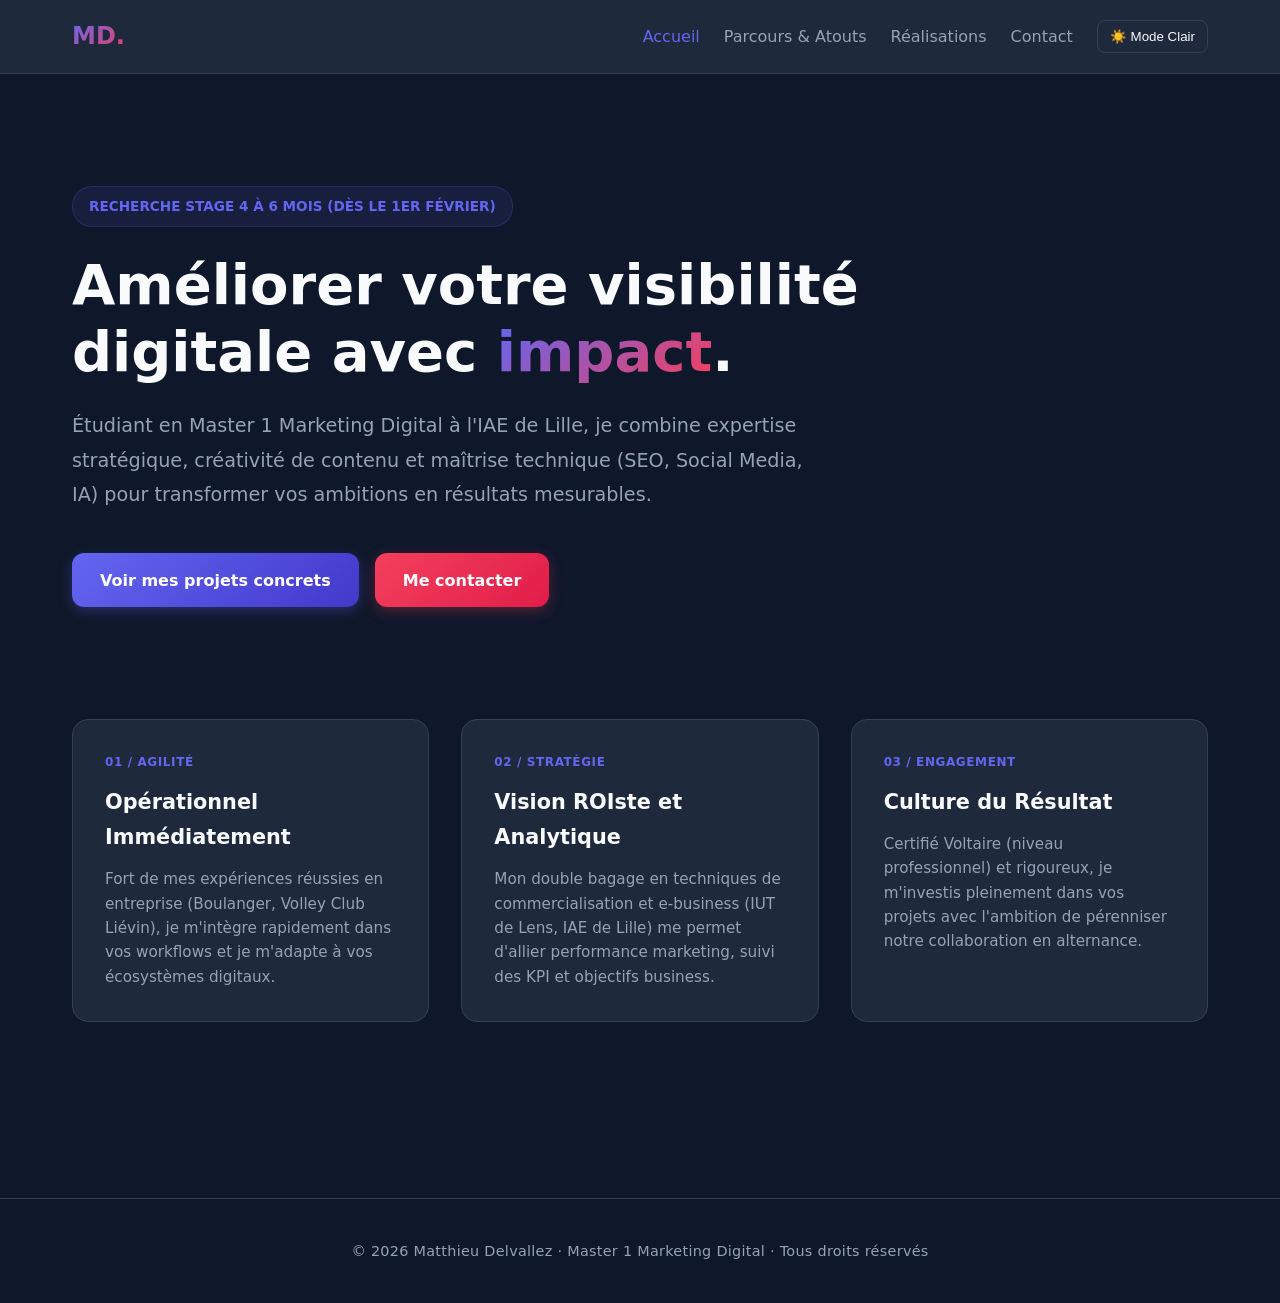
<file: index.html>
<!DOCTYPE html>
<html lang="fr">
<head>
    <meta charset="UTF-8">
    <meta name="viewport" content="width=device-width, initial-scale=1.0">
    <title>Matthieu Delvallez | Portfolio - Marketing Digital</title>
    <link rel="stylesheet" href="style.css">
</head>
<body>

    <header>
        <nav>
            <a href="index.html" class="logo">MD.</a>
            <ul class="nav-links">
                <li><a href="index.html" class="active">Accueil</a></li>
                <li><a href="parcours.html">Parcours & Atouts</a></li>
                <li><a href="realisations.html">Réalisations</a></li>
                <li><a href="contact.html">Contact</a></li>
                <li><button id="themeToggle" class="theme-toggle">☀️ Mode Clair</button></li>
            </ul>
        </nav>
    </header>

    <main class="reveal">
        <!-- HERO SECTION -->
        <section class="hero-section" style="padding: 4rem 0 3rem 0;">
            <div style="margin-bottom: 1.5rem;">
                <span class="project-badge" style="display: inline-flex; align-items: center; gap: 0.5rem; font-size: 0.85rem; padding: 0.5rem 1rem;">
                    Recherche Stage 4 à 6 mois (Dès le 1er février)
                </span>
            </div>

            <h1 style="font-size: 3.5rem; font-weight: 800; line-height: 1.2; margin-bottom: 1.5rem; max-width: 900px;">
                Améliorer votre visibilité digitale avec <span style="background: linear-gradient(135deg, var(--primary), var(--accent)); -webkit-background-clip: text; -webkit-text-fill-color: transparent;">impact</span>.
            </h1>

            <p style="color: var(--text-muted); font-size: 1.2rem; max-width: 750px; margin-bottom: 2.5rem; line-height: 1.8;">
                Étudiant en Master 1 Marketing Digital à l'IAE de Lille, je combine expertise stratégique, créativité de contenu et maîtrise technique (SEO, Social Media, IA) pour transformer vos ambitions en résultats mesurables.
            </p>

            <div style="display: flex; gap: 1rem; flex-wrap: wrap;">
                <a href="realisations.html" class="btn">Voir mes projets concrets</a>
                <a href="contact.html" class="btn btn-accent">Me contacter</a>
            </div>
        </section>

        <!-- 3 CARTES DE VALEUR (Design System Minimaliste & Expert) -->
        <div class="grid" style="margin-top: 4rem; margin-bottom: 3rem;">
            <div class="card" style="display: flex; flex-direction: column; justify-content: space-between; position: relative;">
                <div>
                    <span style="font-size: 0.75rem; font-weight: 700; color: var(--primary); text-transform: uppercase; letter-spacing: 0.05em; display: block; margin-bottom: 0.75rem;">01 / Agilité</span>
                    <h3 style="font-size: 1.3rem; margin-bottom: 0.75rem;">Opérationnel Immédiatement</h3>
                    <p style="color: var(--text-muted); font-size: 0.95rem; line-height: 1.6;">
                        Fort de mes expériences réussies en entreprise (Boulanger, Volley Club Liévin), je m'intègre rapidement dans vos workflows et je m'adapte à vos écosystèmes digitaux.
                    </p>
                </div>
            </div>

            <div class="card" style="display: flex; flex-direction: column; justify-content: space-between; position: relative;">
                <div>
                    <span style="font-size: 0.75rem; font-weight: 700; color: var(--primary); text-transform: uppercase; letter-spacing: 0.05em; display: block; margin-bottom: 0.75rem;">02 / Stratégie</span>
                    <h3 style="font-size: 1.3rem; margin-bottom: 0.75rem;">Vision ROIste et Analytique</h3>
                    <p style="color: var(--text-muted); font-size: 0.95rem; line-height: 1.6;">
                        Mon double bagage en techniques de commercialisation et e-business (IUT de Lens, IAE de Lille) me permet d'allier performance marketing, suivi des KPI et objectifs business.
                    </p>
                </div>
            </div>

            <div class="card" style="display: flex; flex-direction: column; justify-content: space-between; position: relative;">
                <div>
                    <span style="font-size: 0.75rem; font-weight: 700; color: var(--primary); text-transform: uppercase; letter-spacing: 0.05em; display: block; margin-bottom: 0.75rem;">03 / Engagement</span>
                    <h3 style="font-size: 1.3rem; margin-bottom: 0.75rem;">Culture du Résultat</h3>
                    <p style="color: var(--text-muted); font-size: 0.95rem; line-height: 1.6;">
                        Certifié Voltaire (niveau professionnel) et rigoureux, je m'investis pleinement dans vos projets avec l'ambition de pérenniser notre collaboration en alternance.
                    </p>
                </div>
            </div>
        </div>
    </main>

    <footer class="site-footer">
        <p>&copy; 2026 Matthieu Delvallez &middot; Master 1 Marketing Digital &middot; Tous droits réservés</p>
    </footer>

    <script src="script.js"></script>
</body>
</html>
</file>
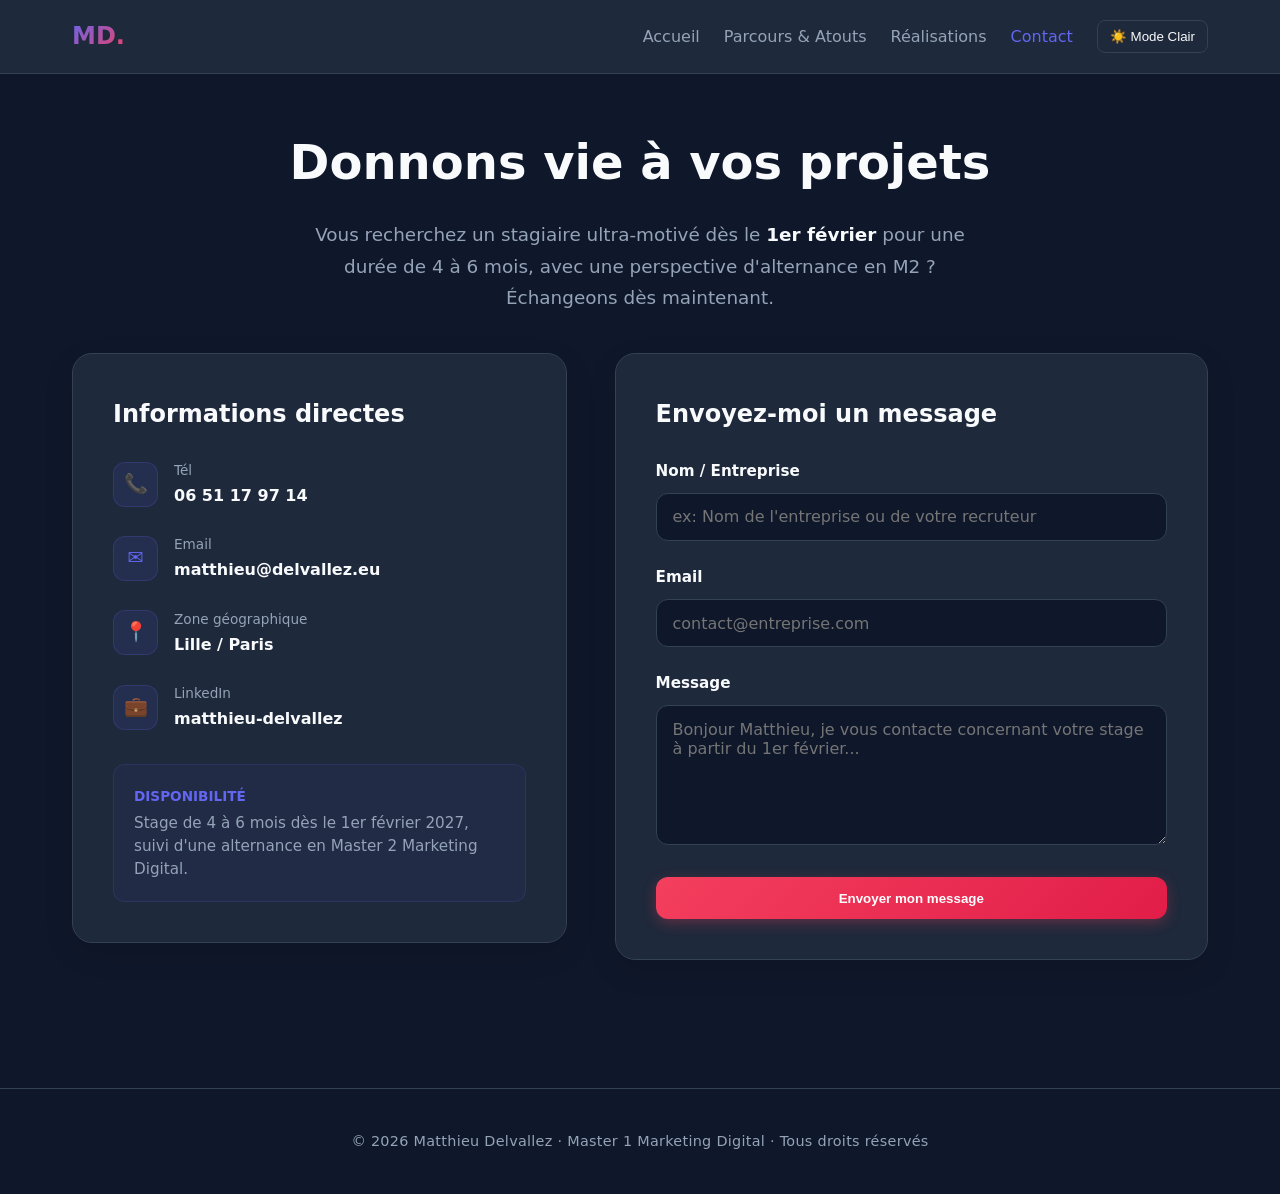
<file: contact.html>
<!DOCTYPE html>
<html lang="fr">
<head>
    <meta charset="UTF-8">
    <meta name="viewport" content="width=device-width, initial-scale=1.0">
    <title>Contact | Matthieu Delvallez</title>
    <link rel="stylesheet" href="style.css">
</head>
<body>

    <header>
        <nav>
            <a href="index.html" class="logo">MD.</a>
            <ul class="nav-links">
                <li><a href="index.html">Accueil</a></li>
                <li><a href="parcours.html">Parcours & Atouts</a></li>
                <li><a href="realisations.html">Réalisations</a></li>
                <li><a href="contact.html" class="active">Contact</a></li>
                <li><button id="themeToggle" class="theme-toggle">☀️ Mode Clair</button></li>
            </ul>
        </nav>
    </header>

    <main class="reveal">
        <section style="text-align: center; margin-bottom: 2.5rem;">
            <h1 style="font-size: 3rem; font-weight: 800; margin-bottom: 1rem;">Donnons vie à vos projets</h1>
            <p style="color: var(--text-muted); font-size: 1.15rem; max-width: 650px; margin: 0 auto;">
                Vous recherchez un stagiaire ultra-motivé dès le <strong style="color: var(--text-color);">1er février</strong> pour une durée de 4 à 6 mois, avec une perspective d'alternance en M2 ? Échangeons dès maintenant.
            </p>
        </section>

        <div class="contact-wrapper">
            <!-- COLONNE GAUCHE : Coordonnées & Badge disponibilité -->
            <div class="contact-info-card">
                <h3 style="font-size: 1.5rem; margin-bottom: 1.5rem;">Informations directes</h3>
                
                <a href="tel:0651179714" class="contact-info-item">
                    <div class="contact-icon">📞</div>
                    <div>
                        <div style="font-size: 0.85rem; color: var(--text-muted);">Tél</div>
                        <div style="font-weight: 600;">06 51 17 97 14</div>
                    </div>
                </a>

                <a href="mailto:matthieu@delvallez.eu" class="contact-info-item">
                    <div class="contact-icon">✉️</div>
                    <div>
                        <div style="font-size: 0.85rem; color: var(--text-muted);">Email</div>
                        <div style="font-weight: 600;">matthieu@delvallez.eu</div>
                    </div>
                </a>

                <div class="contact-info-item" style="cursor: default;">
                    <div class="contact-icon">📍</div>
                    <div>
                        <div style="font-size: 0.85rem; color: var(--text-muted);">Zone géographique</div>
                        <div style="font-weight: 600;">Lille / Paris</div>
                    </div>
                </div>

                <a href="https://linkedin.com/in/matthieu-delvallez" target="_blank" class="contact-info-item">
                    <div class="contact-icon">💼</div>
                    <div>
                        <div style="font-size: 0.85rem; color: var(--text-muted);">LinkedIn</div>
                        <div style="font-weight: 600;">matthieu-delvallez</div>
                    </div>
                </a>

                <div style="margin-top: 2rem; padding: 1.25rem; background: rgba(99, 102, 241, 0.05); border: 1px solid rgba(99, 102, 241, 0.15); border-radius: 12px;">
                    <div style="font-size: 0.85rem; font-weight: 700; color: var(--primary); text-transform: uppercase; margin-bottom: 0.25rem;">Disponibilité</div>
                    <p style="font-size: 0.95rem; color: var(--text-muted); line-height: 1.5;">Stage de 4 à 6 mois dès le 1er février 2027, suivi d'une alternance en Master 2 Marketing Digital.</p>
                </div>
            </div>

            <!-- COLONNE DROITE : Formulaire de contact Web3Forms -->
            <!-- COLONNE DROITE : Formulaire de contact Web3Forms -->
            <div class="contact-form-card">
                <h3 style="font-size: 1.5rem; margin-bottom: 1.5rem;">Envoyez-moi un message</h3>
                
                <form action="https://api.web3forms.com/submit" method="POST" id="form">
                    <!-- Clé d'accès Web3Forms -->
                    <input type="hidden" name="access_key" value="a11c37b1-d24e-4c2c-b519-0713a681aece">
                    <input type="hidden" name="subject" value="Nouveau message depuis votre Portfolio !">
                    
                    <!-- Redirection optionnelle vers une ancre de votre page de contact pour afficher une confirmation -->
                    <!-- (Ou vous pouvez laisser Web3Forms gérer sans quitter le site en utilisant l'option AJAX ci-dessous) -->
                    <input type="hidden" name="redirect" value="https://web3forms.com/success">

                    <div class="form-group">
                        <label for="name">Nom / Entreprise</label>
                        <input type="text" id="name" name="name" class="form-control" placeholder="ex: Nom de l'entreprise ou de votre recruteur" required>
                    </div>

                    <div class="form-group">
                        <label for="email">Email</label>
                        <input type="email" id="email" name="email" class="form-control" placeholder="contact@entreprise.com" required>
                    </div>

                    <div class="form-group">
                        <label for="message">Message</label>
                        <textarea id="message" name="message" class="form-control" placeholder="Bonjour Matthieu, je vous contacte concernant votre stage à partir du 1er février..." required></textarea>
                    </div>

                    <button type="submit" class="btn btn-accent" style="width: 100%;">
                        Envoyer mon message
                    </button>
                </form>
            </div>
        </div>
    </main>

    <footer class="site-footer">
        <p>&copy; 2026 Matthieu Delvallez &middot; Master 1 Marketing Digital &middot; Tous droits réservés</p>
    </footer>

    <script src="script.js"></script>
</body>
</html>
</file>
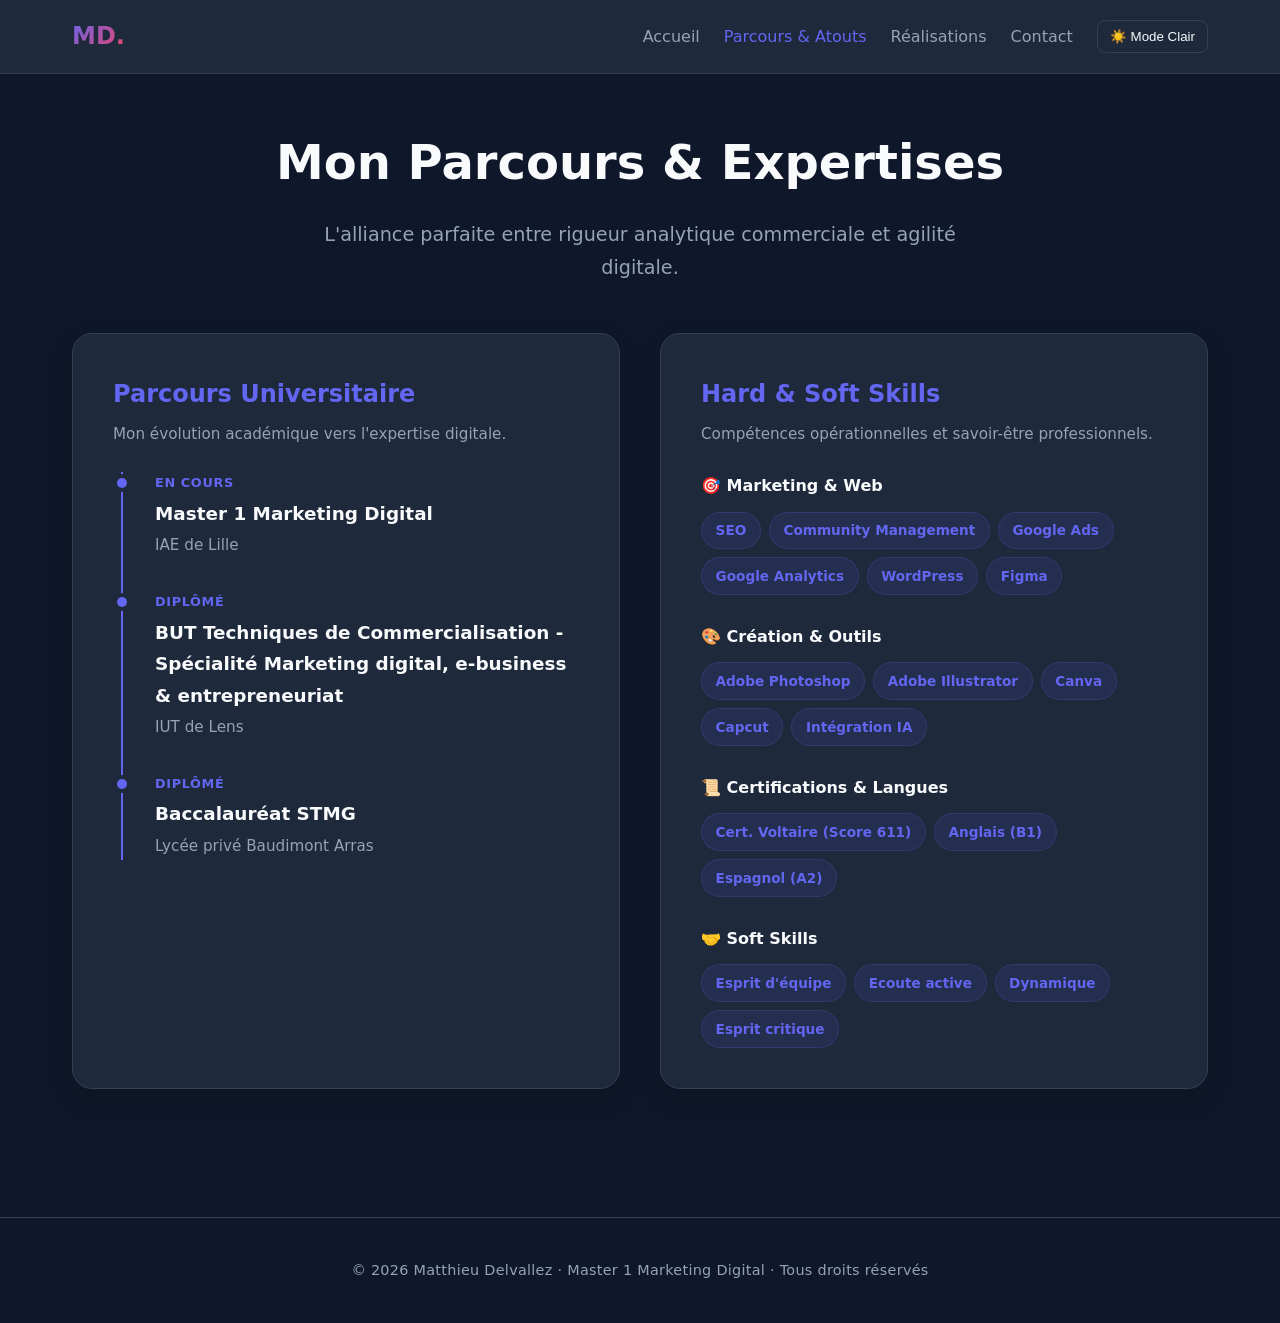
<file: parcours.html>
<!DOCTYPE html>
<html lang="fr">
<head>
    <meta charset="UTF-8">
    <meta name="viewport" content="width=device-width, initial-scale=1.0">
    <title>Parcours & Atouts | Matthieu Delvallez</title>
    <link rel="stylesheet" href="style.css">
</head>
<body>

    <header>
        <nav>
            <a href="index.html" class="logo">MD.</a>
            <ul class="nav-links">
                <li><a href="index.html">Accueil</a></li>
                <li><a href="parcours.html" class="active">Parcours & Atouts</a></li>
                <li><a href="realisations.html">Réalisations</a></li>
                <li><a href="contact.html">Contact</a></li>
                <li><button id="themeToggle" class="theme-toggle">☀️ Mode Clair</button></li>
            </ul>
        </nav>
    </header>

    <main class="reveal">
        <section style="text-align: center; margin-bottom: 3rem;">
            <h1 style="font-size: 3rem; font-weight: 800; margin-bottom: 1rem;">Mon Parcours & Expertises</h1>
            <p style="color: var(--text-muted); font-size: 1.2rem; max-width: 700px; margin: 0 auto;">
                L'alliance parfaite entre rigueur analytique commerciale et agilité digitale.
            </p>
        </section>

        <div class="parcours-grid">
            <!-- COLONNE GAUCHE : Parcours Universitaire en Timeline -->
            <div class="parcours-card">
                <h2 style="font-size: 1.5rem; color: var(--primary); margin-bottom: 0.5rem;">Parcours Universitaire</h2>
                <p style="color: var(--text-muted); font-size: 0.95rem; margin-bottom: 1.5rem;">Mon évolution académique vers l'expertise digitale.</p>

                <div class="timeline">
                    <div class="timeline-item">
                        <div class="timeline-date">En cours</div>
                        <div class="timeline-title">Master 1 Marketing Digital</div>
                        <div class="timeline-desc">IAE de Lille</div>
                    </div>

                    <div class="timeline-item">
                        <div class="timeline-date">Diplômé</div>
                        <div class="timeline-title">BUT Techniques de Commercialisation - Spécialité Marketing digital, e-business & entrepreneuriat</div>
                        <div class="timeline-desc">IUT de Lens</div>
                    </div>

                    <div class="timeline-item">
                        <div class="timeline-date">Diplômé</div>
                        <div class="timeline-title">Baccalauréat STMG</div>
                        <div class="timeline-desc">Lycée privé Baudimont Arras</div>
                    </div>
                </div>
            </div>

            <!-- COLONNE DROITE : Hard & Soft Skills en Badges -->
            <div class="parcours-card">
                <h2 style="font-size: 1.5rem; color: var(--primary); margin-bottom: 0.5rem;">Hard & Soft Skills</h2>
                <p style="color: var(--text-muted); font-size: 0.95rem; margin-bottom: 1.5rem;">Compétences opérationnelles et savoir-être professionnels.</p>

                <div class="skills-category">
                    <div class="skills-category-title">🎯 Marketing & Web</div>
                    <div class="skills-badges">
                        <span class="skill-badge">SEO</span>
                        <span class="skill-badge">Community Management</span>
                        <span class="skill-badge">Google Ads</span>
                        <span class="skill-badge">Google Analytics</span>
                        <span class="skill-badge">WordPress</span>
                        <span class="skill-badge">Figma</span>
                    </div>
                </div>

                <div class="skills-category" style="margin-top: 1.5rem;">
                    <div class="skills-category-title">🎨 Création & Outils</div>
                    <div class="skills-badges">
                        <span class="skill-badge">Adobe Photoshop</span>
                        <span class="skill-badge">Adobe Illustrator</span>
                        <span class="skill-badge">Canva</span>
                        <span class="skill-badge">Capcut</span>
                        <span class="skill-badge">Intégration IA</span>
                    </div>
                </div>

                <div class="skills-category" style="margin-top: 1.5rem;">
                    <div class="skills-category-title">📜 Certifications & Langues</div>
                    <div class="skills-badges">
                        <span class="skill-badge">Cert. Voltaire (Score 611)</span>
                        <span class="skill-badge">Anglais (B1)</span>
                        <span class="skill-badge">Espagnol (A2)</span>
                    </div>
                </div>

                <div class="skills-category" style="margin-top: 1.5rem;">
                    <div class="skills-category-title">🤝 Soft Skills</div>
                    <div class="skills-badges">
                        <span class="skill-badge">Esprit d'équipe</span>
                        <span class="skill-badge">Ecoute active</span>
                        <span class="skill-badge">Dynamique</span>
                        <span class="skill-badge">Esprit critique</span>
                    </div>
                </div>
            </div>
        </div>
    </main>

    <footer class="site-footer">
        <p>&copy; 2026 Matthieu Delvallez &middot; Master 1 Marketing Digital &middot; Tous droits réservés</p>
    </footer>

    <script src="script.js"></script>
</body>
</html>
</file>
<file: style.css>
/* --- Variables & Thème --- */
:root {
    --bg-color: #0f172a;
    --card-bg: #1e293b;
    --text-color: #f8fafc;
    --text-muted: #94a3b8;
    --primary: #6366f1;
    --primary-hover: #4f46e5;
    --accent: #f43f5e;
    --border: #334155;
    --transition: all 0.3s cubic-bezier(0.4, 0, 0.2, 1);
}

body.light-theme {
    --bg-color: #f8fafc;
    --card-bg: #ffffff;
    --text-color: #0f172a;
    --text-muted: #64748b;
    --primary: #4f46e5;
    --primary-hover: #4338ca;
    --border: #e2e8f0;
}

/* --- Reset & Base --- */
* {
    box-sizing: border-box;
    margin: 0;
    padding: 0;
}

body {
    font-family: 'Inter', system-ui, -apple-system, sans-serif;
    background-color: var(--bg-color);
    color: var(--text-color);
    line-height: 1.7;
    transition: var(--transition);
    display: flex;
    flex-direction: column;
    min-height: 100vh;
}

/* --- Header & Navigation --- */
header {
    background-color: var(--card-bg);
    border-bottom: 1px solid var(--border);
    position: sticky;
    top: 0;
    z-index: 1000;
    backdrop-filter: blur(10px);
}

nav {
    max-width: 1200px;
    margin: 0 auto;
    display: flex;
    justify-content: space-between;
    align-items: center;
    padding: 1rem 2rem;
}

.logo {
    font-weight: 800;
    font-size: 1.5rem;
    background: linear-gradient(135deg, var(--primary), var(--accent));
    -webkit-background-clip: text;
    -webkit-text-fill-color: transparent;
    text-decoration: none;
}

.nav-links {
    display: flex;
    list-style: none;
    gap: 1.5rem;
    align-items: center;
}

nav a {
    text-decoration: none;
    color: var(--text-muted);
    font-weight: 500;
    transition: var(--transition);
}

nav a:hover, nav a.active {
    color: var(--primary);
}

.theme-toggle {
    background: none;
    border: 1px solid var(--border);
    color: var(--text-color);
    padding: 0.5rem 0.75rem;
    border-radius: 8px;
    cursor: pointer;
    transition: var(--transition);
}
.theme-toggle:hover {
    border-color: var(--primary);
}

/* --- Layout Général --- */
main {
    flex: 1;
    max-width: 1200px;
    width: 100%;
    margin: 0 auto;
    padding: 3rem 2rem;
}

/* --- Boutons --- */
.btn {
    display: inline-flex;
    align-items: center;
    justify-content: center;
    background: linear-gradient(135deg, var(--primary), #4338ca);
    color: white;
    padding: 0.85rem 1.75rem;
    border-radius: 12px;
    text-decoration: none;
    font-weight: 600;
    transition: var(--transition);
    border: none;
    cursor: pointer;
    box-shadow: 0 4px 14px rgba(99, 102, 241, 0.3);
}

.btn:hover {
    transform: translateY(-2px);
    box-shadow: 0 6px 20px rgba(99, 102, 241, 0.4);
}

.btn-accent {
    background: linear-gradient(135deg, var(--accent), #e11d48);
    box-shadow: 0 4px 14px rgba(244, 63, 94, 0.3);
}

/* --- Grilles & Cartes --- */
.grid {
    display: grid;
    grid-template-columns: repeat(auto-fit, minmax(320px, 1fr));
    gap: 2rem;
    margin-top: 2rem;
}

.card {
    background-color: var(--card-bg);
    border: 1px solid var(--border);
    padding: 2rem;
    border-radius: 16px;
    transition: var(--transition);
    position: relative;
    overflow: hidden;
}

.card:hover {
    transform: translateY(-5px);
    border-color: var(--primary);
    box-shadow: 0 10px 30px rgba(0, 0, 0, 0.1);
}

/* --- Filtres Réalisations --- */
.filters {
    display: flex;
    gap: 1rem;
    margin-bottom: 2rem;
    flex-wrap: wrap;
}

.filter-btn {
    background: var(--card-bg);
    border: 1px solid var(--border);
    color: var(--text-muted);
    padding: 0.5rem 1.25rem;
    border-radius: 20px;
    cursor: pointer;
    font-weight: 500;
    transition: var(--transition);
}

.filter-btn.active, .filter-btn:hover {
    background: var(--primary);
    color: white;
    border-color: var(--primary);
}

/* --- Styles spécifiques aux sections de détails --- */
.project-detail-section {
    background-color: var(--card-bg);
    border: 1px solid var(--border);
    border-radius: 20px;
    padding: 2.5rem;
    margin-bottom: 3rem;
    transition: var(--transition);
}
.project-detail-section:hover {
    border-color: var(--primary);
    box-shadow: 0 10px 30px rgba(0, 0, 0, 0.15);
}
.project-header {
    display: flex;
    justify-content: space-between;
    align-items: flex-start;
    flex-wrap: wrap;
    gap: 1rem;
    margin-bottom: 1.5rem;
}
.project-badge {
    font-size: 0.8rem;
    font-weight: 700;
    text-transform: uppercase;
    padding: 0.4rem 0.8rem;
    border-radius: 20px;
    background: rgba(99, 102, 241, 0.1);
    color: var(--primary);
    border: 1px solid rgba(99, 102, 241, 0.2);
}
.project-description {
    color: var(--text-muted);
    font-size: 1.05rem;
    margin-bottom: 2rem;
    line-height: 1.8;
}

/* --- GRILLES DE VISUELS (2 colonnes & 3 colonnes) --- */
.visual-grid-2 {
    display: grid;
    grid-template-columns: repeat(2, 1fr);
    gap: 1.5rem;
    align-items: center;
    margin-bottom: 1.5rem;
}

.visual-grid-2 .visual-box {
    height: 280px;
    background-color: var(--bg-color);
    border: 1px solid var(--border);
    border-radius: 12px;
    display: flex;
    align-items: center;
    justify-content: center;
    overflow: hidden;
    position: relative;
    padding: 1rem;
}

.visual-grid-2 .visual-box img {
    max-width: 100%;
    max-height: 100%;
    object-fit: contain;
    border-radius: 8px;
    box-shadow: 0 4px 12px rgba(0, 0, 0, 0.2);
    transition: var(--transition);
}

.visual-grid-2 .visual-box:hover img {
    transform: scale(1.02);
}

.visual-grid-3 {
    display: grid;
    grid-template-columns: repeat(3, 1fr);
    gap: 1.25rem;
    margin-bottom: 1.5rem;
}

.visual-box {
    width: 100%;
    height: 220px;
    background-color: var(--bg-color);
    border: 1px solid var(--border);
    border-radius: 12px;
    display: flex;
    align-items: center;
    justify-content: center;
    overflow: hidden;
    position: relative;
    padding: 0.5rem;
}

.visual-box img {
    max-width: 100%;
    max-height: 100%;
    object-fit: contain;
    border-radius: 8px;
    transition: var(--transition);
}

.visual-box:hover img {
    transform: scale(1.03);
}

/* --- Fenêtre Modale Livre Interactif --- */
.video-modal {
    display: none;
    position: fixed;
    z-index: 2000;
    left: 0;
    top: 0;
    width: 100%;
    height: 100%;
    background-color: rgba(15, 23, 42, 0.85);
    backdrop-filter: blur(10px);
    align-items: center;
    justify-content: center;
    opacity: 0;
    transition: opacity 0.3s ease;
}

.video-modal.active {
    display: flex;
    opacity: 1;
}

.modal-content {
    background: var(--card-bg);
    border: 1px solid var(--border);
    padding: 1.5rem;
    border-radius: 20px;
    max-width: 1000px;
    width: 95vw;
    height: 92vh;
    position: relative;
    box-shadow: 0 25px 50px rgba(0, 0, 0, 0.5);
    display: flex;
    flex-direction: column;
    align-items: center;
    justify-content: space-between;
    overflow: hidden;
}

.book-container {
    position: relative;
    width: 100%;
    height: calc(100% - 4rem);
    display: flex;
    align-items: center;
    justify-content: center;
}

.book-page, 
.boulanger-page, 
.soutenance-page {
    display: none;
    width: 100%;
    height: 100%;
    justify-content: center;
    align-items: center;
    background-color: rgba(255, 255, 255, 0.03);
    border-radius: 12px;
    padding: 1rem;
    animation: fadeIn 0.4s ease-in-out;
}

.book-page.active, 
.boulanger-page.active, 
.soutenance-page.active {
    display: flex;
}

.book-page img, 
.boulanger-page img, 
.soutenance-page img {
    max-width: 100%;
    max-height: 100%;
    object-fit: contain;
    border-radius: 6px;
    box-shadow: 0 10px 30px rgba(0, 0, 0, 0.5);
    background-color: #ffffff;
}

@keyframes fadeIn {
    from { opacity: 0; transform: scale(0.98); }
    to { opacity: 1; transform: scale(1); }
}

.book-nav {
    display: flex;
    gap: 1.5rem;
    align-items: center;
    margin-top: 0.75rem;
}

.book-btn {
    background: var(--primary);
    color: white;
    border: none;
    padding: 0.5rem 1.25rem;
    border-radius: 30px;
    cursor: pointer;
    font-weight: 600;
    transition: var(--transition);
}

.book-btn:hover {
    background: var(--primary-hover);
    transform: translateY(-2px);
}

.page-indicator {
    font-size: 0.95rem;
    color: var(--text-muted);
    font-weight: 600;
}

.close-modal {
    position: absolute;
    top: 1rem;
    right: 1.25rem;
    background: none;
    border: none;
    color: var(--text-color);
    font-size: 1.8rem;
    cursor: pointer;
    z-index: 10;
    transition: var(--transition);
}

.close-modal:hover {
    color: var(--accent);
}

/* --- Animation Scroll Reveal --- */
.reveal {
    opacity: 0;
    transform: translateY(30px);
    transition: all 0.8s ease-out;
}
.reveal.active {
    opacity: 1;
    transform: translateY(0);
}

/* --- Style de la page Contact modernisée --- */
.contact-wrapper {
    display: grid;
    grid-template-columns: 1fr 1.2fr;
    gap: 3rem;
    align-items: start;
    margin-top: 2rem;
}

@media (max-width: 900px) {
    .contact-wrapper {
        grid-template-columns: 1fr;
    }
}

.contact-info-card, .contact-form-card {
    background: var(--card-bg);
    border: 1px solid var(--border);
    border-radius: 20px;
    padding: 2.5rem;
    box-shadow: 0 10px 30px rgba(0, 0, 0, 0.1);
}

.contact-info-item {
    display: flex;
    align-items: center;
    gap: 1rem;
    margin-bottom: 1.5rem;
    text-decoration: none;
    color: var(--text-color);
    transition: var(--transition);
}

.contact-info-item:hover {
    color: var(--primary);
    transform: translateX(5px);
}

.contact-icon {
    width: 45px;
    height: 45px;
    background: rgba(99, 102, 241, 0.1);
    border: 1px solid rgba(99, 102, 241, 0.2);
    border-radius: 12px;
    display: flex;
    align-items: center;
    justify-content: center;
    font-size: 1.2rem;
    color: var(--primary);
    flex-shrink: 0;
}

.form-group {
    margin-bottom: 1.5rem;
}

.form-group label {
    display: block;
    font-weight: 600;
    margin-bottom: 0.5rem;
    font-size: 0.95rem;
}

.form-control {
    width: 100%;
    background-color: var(--bg-color);
    border: 1px solid var(--border);
    color: var(--text-color);
    padding: 0.85rem 1rem;
    border-radius: 12px;
    font-family: inherit;
    font-size: 1rem;
    transition: var(--transition);
}

.form-control:focus {
    outline: none;
    border-color: var(--primary);
    box-shadow: 0 0 0 3px rgba(99, 102, 241, 0.15);
}

textarea.form-control {
    resize: vertical;
    min-height: 140px;
}

/* --- Style de la page Parcours --- */
.parcours-grid {
    display: grid;
    grid-template-columns: 1fr 1fr;
    gap: 2.5rem;
    align-items: start;
    margin-top: 2rem;
}

@media (max-width: 950px) {
    .parcours-grid {
        grid-template-columns: 1fr;
    }
}

.parcours-card {
    background: var(--card-bg);
    border: 1px solid var(--border);
    border-radius: 20px;
    padding: 2.5rem;
    box-shadow: 0 10px 30px rgba(0, 0, 0, 0.1);
    height: 100%;
}

/* Timeline pour le parcours */
.timeline {
    position: relative;
    padding-left: 2rem;
    border-left: 2px solid var(--primary);
    margin-top: 1.5rem;
    margin-left: 0.5rem;
    display: flex;
    flex-direction: column;
    gap: 2rem;
}

.timeline-item {
    position: relative;
}

.timeline-item::before {
    content: '';
    position: absolute;
    left: calc(-2rem - 6px);
    top: 6px;
    width: 10px;
    height: 10px;
    border-radius: 50%;
    background: var(--primary);
    box-shadow: 0 0 0 4px var(--card-bg);
}

.timeline-date {
    font-size: 0.8rem;
    font-weight: 700;
    color: var(--primary);
    text-transform: uppercase;
    letter-spacing: 0.05em;
    margin-bottom: 0.25rem;
}

.timeline-title {
    font-size: 1.15rem;
    font-weight: 700;
    color: var(--text-color);
}

.timeline-desc {
    font-size: 0.95rem;
    color: var(--text-muted);
    margin-top: 0.25rem;
}

/* Badges de compétences (Tags) */
.skills-category {
    margin-bottom: 1.75rem;
}

.skills-category:last-child {
    margin-bottom: 0;
}

.skills-category-title {
    font-size: 1rem;
    font-weight: 700;
    color: var(--text-color);
    margin-bottom: 0.75rem;
    display: flex;
    align-items: center;
    gap: 0.5rem;
}

.skills-badges {
    display: flex;
    flex-wrap: wrap;
    gap: 0.5rem;
}

.skill-badge {
    background: rgba(99, 102, 241, 0.1);
    color: var(--primary);
    border: 1px solid rgba(99, 102, 241, 0.2);
    padding: 0.4rem 0.85rem;
    border-radius: 20px;
    font-size: 0.85rem;
    font-weight: 600;
    transition: var(--transition);
}

.skill-badge:hover {
    background: var(--primary);
    color: white;
    transform: translateY(-2px);
}

/* --- Style spécifique à la page d'accueil --- */
.hero-section {
    padding: 2rem 0 4rem 0;
}

.home-projects-preview {
    margin-top: 4rem;
}

.preview-grid {
    display: grid;
    grid-template-columns: repeat(auto-fit, minmax(300px, 1fr));
    gap: 2rem;
    margin-top: 2rem;
}

.preview-card {
    background-color: var(--card-bg);
    border: 1px solid var(--border);
    border-radius: 16px;
    overflow: hidden;
    transition: var(--transition);
    text-decoration: none;
    display: flex;
    flex-direction: column;
}

.preview-card:hover {
    transform: translateY(-5px);
    border-color: var(--primary);
    box-shadow: 0 10px 30px rgba(0, 0, 0, 0.15);
}

.preview-img-box {
    width: 100%;
    height: 200px;
    background: var(--bg-color);
    overflow: hidden;
    position: relative;
    border-bottom: 1px solid var(--border);
}

.preview-img-box img {
    width: 100%;
    height: 100%;
    object-fit: cover;
    transition: var(--transition);
}

.preview-card:hover img {
    transform: scale(1.05);
}

.preview-content {
    padding: 1.5rem;
    flex: 1;
    display: flex;
    flex-direction: column;
    justify-content: space-between;
}

/* ========================================= */
/* --- FOOTER PRO & DESIGN --- */
/* ========================================= */
/* --- Footer Simple & Épuré --- */
.site-footer {
    text-align: center;
    padding: 2.5rem 1rem;
    margin-top: 5rem;
    border-top: 1px solid var(--border);
    color: var(--text-muted);
    font-size: 0.9rem;
    letter-spacing: 0.02em;
}



/* ========================================= */
/* --- RESPONSIVE DESIGN GLOBAL --- */
/* ========================================= */
@media (max-width: 950px) {
    nav {
        flex-direction: column;
        gap: 1rem;
        padding: 1rem;
    }

    .nav-links {
        flex-wrap: wrap;
        justify-content: center;
        gap: 0.75rem;
    }

    .grid, 
    .parcours-grid, 
    .contact-wrapper, 
    .preview-grid {
        grid-template-columns: 1fr !important;
        gap: 1.5rem;
    }

    h1 {
        font-size: 2.25rem !important;
    }

    main {
        padding: 1.5rem 1rem !important;
    }

    .footer-container {
        grid-template-columns: 1fr;
        gap: 2rem;
    }
}

@media (max-width: 600px) {
    .visual-grid-3, 
    .visual-grid-2 {
        grid-template-columns: 1fr !important;
    }

    .modal-content {
        width: 95% !important;
        height: 85vh !important;
        padding: 1rem !important;
    }

    .book-btn {
        padding: 0.5rem 0.75rem !important;
        font-size: 0.85rem !important;
    }

    .footer-bottom {
        flex-direction: column;
        gap: 0.5rem;
        text-align: left;
    }
}
</file>
